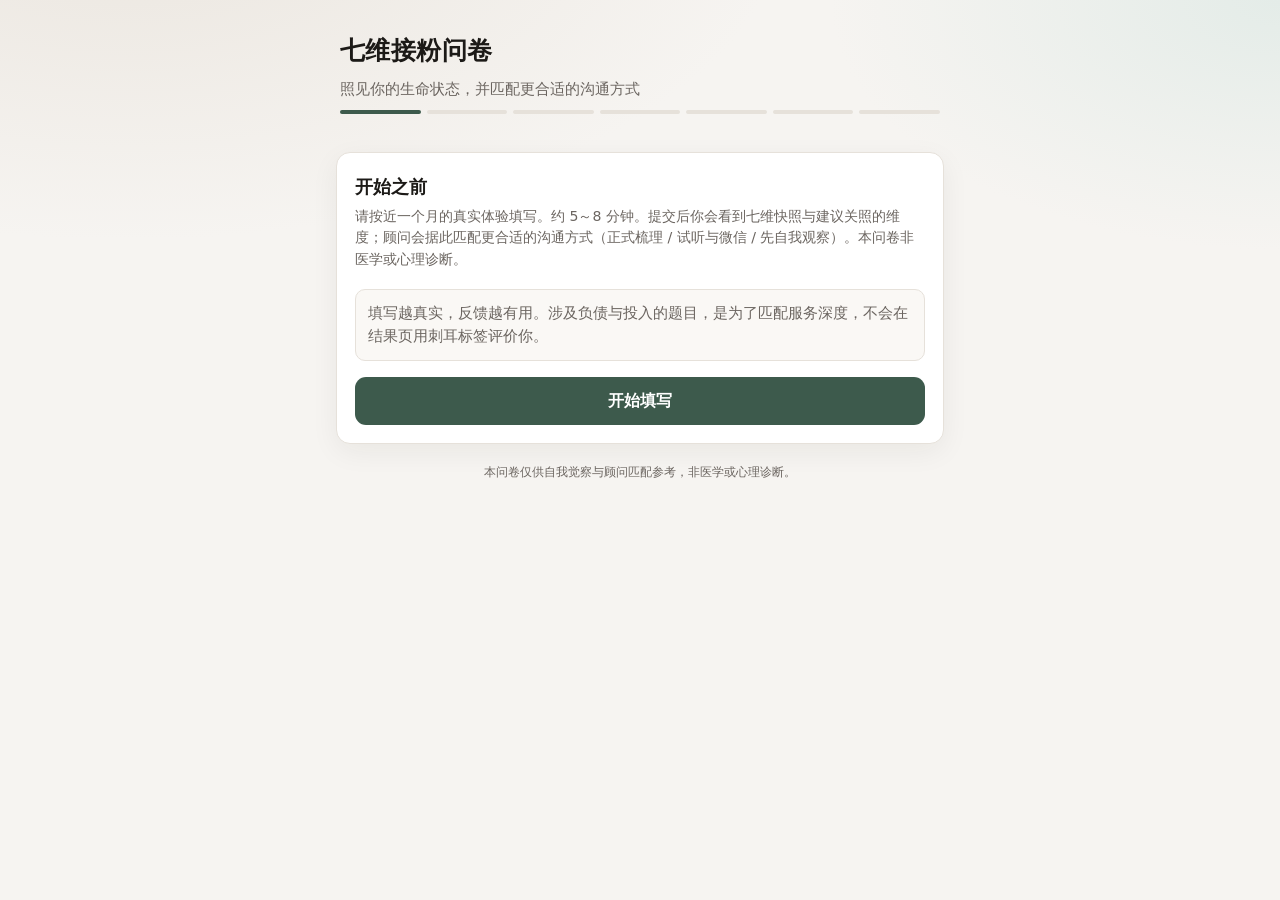
<file: index.html>
<!DOCTYPE html>
<html lang="zh-CN">
<head>
  <meta charset="UTF-8" />
  <meta name="viewport" content="width=device-width, initial-scale=1, viewport-fit=cover" />
  <meta name="description" content="七维接粉问卷：照见生命状态，匹配更合适的沟通方式" />
  <title>七维接粉问卷</title>
  <link rel="stylesheet" href="./styles.css?v=20261022b" />
</head>
<body>
  <div class="app" id="app">
    <header class="hero">
      <h1 id="title">七维接粉问卷</h1>
      <p id="subtitle">照见你的生命状态，并匹配更合适的沟通方式</p>
      <div class="progress" id="progress" aria-hidden="true"></div>
    </header>

    <main class="card" id="main">
      <!-- steps injected by app.js -->
    </main>

    <p class="footer-note">本问卷仅供自我觉察与顾问匹配参考，非医学或心理诊断。</p>
  </div>

  <script src="./config.js?v=20261022b"></script>
  <script src="./scoring.js?v=20261022b"></script>
  <script src="./app.js?v=20261022b"></script>
</body>
</html>
</file>
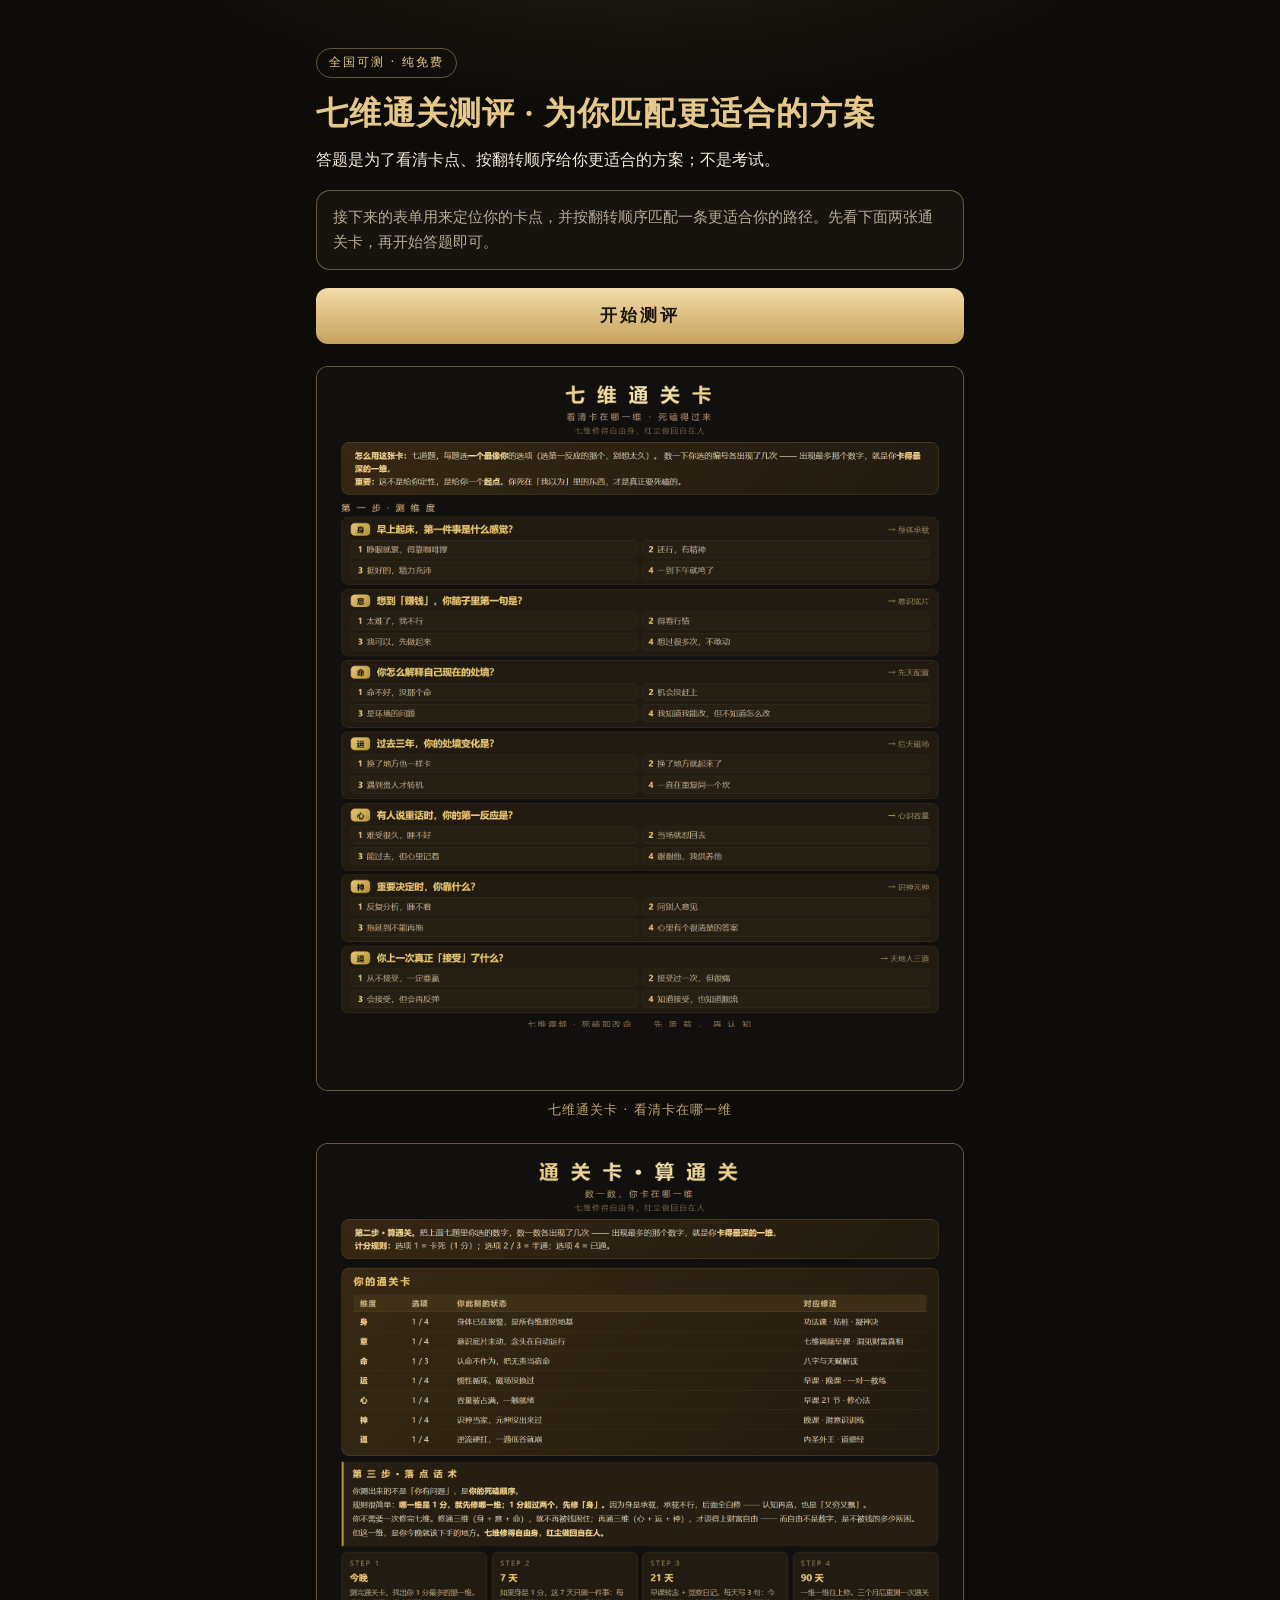
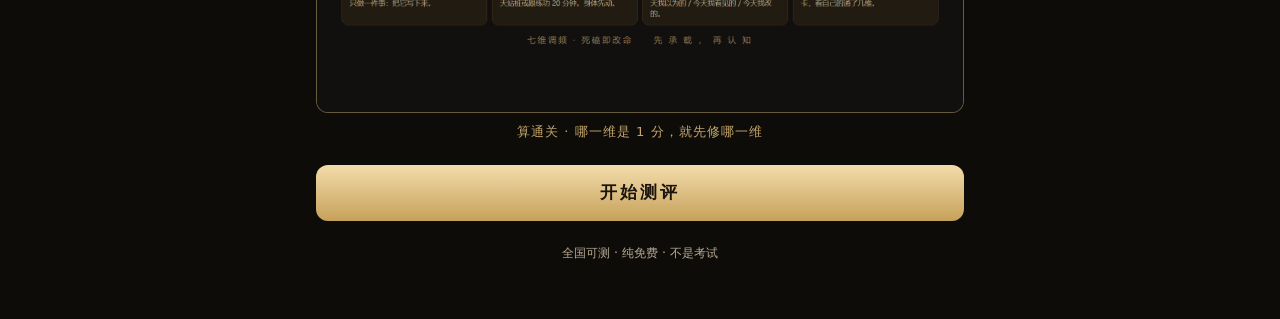
<file: intro.html>
<!DOCTYPE html>
<html lang="zh-CN">
<head>
  <meta charset="UTF-8" />
  <meta name="viewport" content="width=device-width, initial-scale=1, viewport-fit=cover" />
  <meta name="description" content="答题是为了看清卡点、按翻转顺序给你更适合的方案；不是考试。全国可测，纯免费。" />
  <title>七维通关测评 · 为你匹配更适合的方案</title>
  <link rel="stylesheet" href="./intro.css" />
</head>
<body>
  <main class="wrap">
    <p class="badge">全国可测 · 纯免费</p>
    <h1>七维通关测评 · 为你匹配更适合的方案</h1>
    <p class="position">答题是为了看清卡点、按翻转顺序给你更适合的方案；不是考试。</p>

    <section class="note">
      <p>接下来的表单用来定位你的卡点，并按翻转顺序匹配一条更适合你的路径。先看下面两张通关卡，再开始答题即可。</p>
    </section>

    <a class="cta" data-start href="#">开始测评</a>

    <figure class="poster">
      <img
        src="./assets/qiwetongguanka.png"
        width="1700"
        height="1904"
        alt="七维通关卡：身、意、命、运、心、神、道七道题，用来看清卡在哪一维"
      />
      <figcaption>七维通关卡 · 看清卡在哪一维</figcaption>
    </figure>

    <figure class="poster">
      <img
        src="./assets/suan-tongguan.png"
        width="1700"
        height="1496"
        alt="通关卡算通关：数出卡得最深的一维，并按死磕顺序先修这一维"
        loading="lazy"
      />
      <figcaption>算通关 · 哪一维是 1 分，就先修哪一维</figcaption>
    </figure>

    <a class="cta" data-start href="#">开始测评</a>
    <p class="foot">全国可测 · 纯免费 · 不是考试</p>
  </main>

  <script src="./config.js"></script>
  <script>
    (function () {
      var cfg = window.SURVEY_CONFIG || {};
      var url = cfg.INTRO_FORM_URL || cfg.FEISHU_FORM_URL || "";
      if (!/^https:\/\//.test(url)) return;
      var links = document.querySelectorAll("a[data-start]");
      for (var i = 0; i < links.length; i++) links[i].href = url;
    })();
  </script>
</body>
</html>
</file>
<file: styles.css>
:root {
  --bg: #f6f4f1;
  --card: #ffffff;
  --ink: #1c1a17;
  --muted: #6b6560;
  --line: #e6e1da;
  --accent: #3d5a4c;
  --accent-soft: #e8f0ec;
  --warn: #8a5a3a;
  --danger: #a33;
  --radius: 14px;
  --shadow: 0 8px 28px rgba(28, 26, 23, 0.06);
  --font: "PingFang SC", "Noto Sans SC", "Microsoft YaHei", system-ui, sans-serif;
}

* { box-sizing: border-box; }
html { scroll-behavior: smooth; }
body {
  margin: 0;
  font-family: var(--font);
  color: var(--ink);
  background:
    radial-gradient(1200px 600px at 10% -10%, #ebe6df 0%, transparent 55%),
    radial-gradient(900px 500px at 100% 0%, #e4ece8 0%, transparent 50%),
    var(--bg);
  min-height: 100vh;
  line-height: 1.55;
}

.app {
  max-width: 640px;
  margin: 0 auto;
  padding: 20px 16px 48px;
}

.hero {
  padding: 12px 4px 20px;
}
.hero h1 {
  margin: 0 0 8px;
  font-size: 1.55rem;
  font-weight: 650;
  letter-spacing: 0.02em;
}
.hero p {
  margin: 0;
  color: var(--muted);
  font-size: 0.95rem;
}

.progress {
  display: flex;
  gap: 6px;
  margin: 8px 0 18px;
}
.progress span {
  flex: 1;
  height: 4px;
  border-radius: 99px;
  background: var(--line);
  transition: background 0.25s ease;
}
.progress span.on { background: var(--accent); }
.progress span.done { background: #9bb5a8; }

.card {
  background: var(--card);
  border: 1px solid var(--line);
  border-radius: var(--radius);
  box-shadow: var(--shadow);
  padding: 20px 18px 18px;
}

.step-title {
  margin: 0 0 4px;
  font-size: 1.15rem;
}
.step-desc {
  margin: 0 0 18px;
  color: var(--muted);
  font-size: 0.88rem;
}

.field {
  margin-bottom: 16px;
}
.field label.main {
  display: block;
  font-weight: 600;
  margin-bottom: 8px;
  font-size: 0.95rem;
}
.field .hint {
  display: block;
  color: var(--muted);
  font-size: 0.8rem;
  font-weight: 400;
  margin-top: 2px;
}
.req::after {
  content: " *";
  color: var(--danger);
  font-weight: 500;
}

input[type="text"],
textarea,
select {
  width: 100%;
  border: 1px solid var(--line);
  border-radius: 10px;
  padding: 11px 12px;
  font: inherit;
  background: #fbfaf8;
  color: var(--ink);
  outline: none;
  transition: border-color 0.15s, box-shadow 0.15s;
}
input[type="text"]:focus,
textarea:focus,
select:focus {
  border-color: var(--accent);
  box-shadow: 0 0 0 3px rgba(61, 90, 76, 0.12);
  background: #fff;
}
textarea { min-height: 88px; resize: vertical; }

.choices {
  display: flex;
  flex-direction: column;
  gap: 8px;
}
.choice {
  display: flex;
  align-items: flex-start;
  gap: 10px;
  padding: 10px 12px;
  border: 1px solid var(--line);
  border-radius: 10px;
  background: #fbfaf8;
  cursor: pointer;
  transition: border-color 0.15s, background 0.15s;
}
.choice:hover { border-color: #c9c2b8; }
.choice:has(input:checked) {
  border-color: var(--accent);
  background: var(--accent-soft);
}
.choice input { margin-top: 3px; accent-color: var(--accent); }
.choice span { flex: 1; font-size: 0.92rem; }

.hidden { display: none !important; }

.dim-block {
  border-top: 1px dashed var(--line);
  padding-top: 14px;
  margin-top: 8px;
}
.dim-block h3 {
  margin: 0 0 10px;
  font-size: 1rem;
  color: var(--accent);
}
.rate-row {
  margin-bottom: 14px;
}
.rate-row .q {
  font-size: 0.9rem;
  font-weight: 560;
  margin-bottom: 4px;
}
.rate-row .qh {
  font-size: 0.78rem;
  color: var(--muted);
  margin-bottom: 8px;
}
.scale {
  display: grid;
  grid-template-columns: repeat(10, 1fr);
  gap: 4px;
}
.scale label {
  display: flex;
  flex-direction: column;
  align-items: center;
  gap: 2px;
  font-size: 0.68rem;
  color: var(--muted);
  cursor: pointer;
}
.scale input {
  appearance: none;
  width: 100%;
  aspect-ratio: 1;
  max-height: 32px;
  border-radius: 8px;
  border: 1px solid var(--line);
  background: #fbfaf8;
  cursor: pointer;
}
.scale input:checked {
  background: var(--accent);
  border-color: var(--accent);
  box-shadow: inset 0 0 0 2px #fff;
}

.nav {
  display: flex;
  gap: 10px;
  margin-top: 8px;
  padding-top: 8px;
}
.nav button {
  flex: 1;
  border: none;
  border-radius: 11px;
  padding: 12px 14px;
  font: inherit;
  font-weight: 600;
  cursor: pointer;
}
.btn-secondary {
  background: #efece7;
  color: var(--ink);
}
.btn-primary {
  background: var(--accent);
  color: #fff;
}
.btn-primary:disabled {
  opacity: 0.55;
  cursor: not-allowed;
}
.btn-primary:hover:not(:disabled) { filter: brightness(1.05); }

.error-banner {
  background: #f8e8e6;
  color: #7a2e28;
  border-radius: 10px;
  padding: 10px 12px;
  font-size: 0.88rem;
  margin-bottom: 12px;
}

.results .score-list {
  display: flex;
  flex-direction: column;
  gap: 10px;
  margin: 16px 0;
}
.score-item {
  display: grid;
  grid-template-columns: 36px 1fr 40px;
  align-items: center;
  gap: 8px;
  font-size: 0.9rem;
}
.bar {
  height: 10px;
  background: var(--line);
  border-radius: 99px;
  overflow: hidden;
}
.bar i {
  display: block;
  height: 100%;
  background: linear-gradient(90deg, #5a7d6c, var(--accent));
  border-radius: 99px;
  width: 0;
  transition: width 0.6s ease;
}
.weak-tag {
  display: inline-block;
  background: var(--accent-soft);
  color: var(--accent);
  border-radius: 99px;
  padding: 4px 10px;
  font-size: 0.82rem;
  margin: 2px 4px 2px 0;
}
.copy {
  color: var(--muted);
  font-size: 0.92rem;
  background: #faf8f5;
  border-radius: 10px;
  padding: 12px;
  border: 1px solid var(--line);
}
.footer-note {
  margin-top: 18px;
  text-align: center;
  color: var(--muted);
  font-size: 0.78rem;
}
.mock-badge {
  display: inline-block;
  margin-top: 10px;
  font-size: 0.75rem;
  color: var(--warn);
  background: #f5eee6;
  padding: 4px 8px;
  border-radius: 6px;
}

@media (max-width: 400px) {
  .scale { gap: 3px; }
  .hero h1 { font-size: 1.35rem; }
}
</file>
<file: intro.css>
:root {
  --bg: #0e0c09;
  --ink: #f4ead7;
  --gold: #e6c98a;
  --gold-dim: #c4a56a;
  --muted: #b7aa94;
  --line: rgba(230, 201, 138, 0.38);
  --card: #17140f;
  --font: "PingFang SC", "Noto Sans SC", "Microsoft YaHei", system-ui, sans-serif;
  --serif: "Songti SC", "Noto Serif SC", "STSong", "SimSun", serif;
}

* { box-sizing: border-box; }

body {
  margin: 0;
  font-family: var(--font);
  color: var(--ink);
  background:
    radial-gradient(880px 420px at 50% -8%, rgba(230, 201, 138, 0.14), transparent 62%),
    var(--bg);
  line-height: 1.65;
  min-height: 100vh;
}

.wrap {
  max-width: 680px;
  margin: 0 auto;
  padding: 28px 16px 56px;
}

.badge {
  display: inline-block;
  margin: 0 0 14px;
  padding: 4px 12px;
  border: 1px solid var(--line);
  border-radius: 999px;
  color: var(--gold);
  font-size: 0.75rem;
  letter-spacing: 0.16em;
}

h1 {
  margin: 0 0 12px;
  font-family: var(--serif);
  font-size: 1.65rem;
  font-weight: 650;
  line-height: 1.35;
  letter-spacing: 0.04em;
  color: var(--gold);
}

.position {
  margin: 0 0 16px;
  font-size: 1.02rem;
}

.note {
  margin: 0 0 18px;
  padding: 14px 16px;
  background: var(--card);
  border: 1px solid var(--line);
  border-radius: 14px;
}

.note p {
  margin: 0;
  color: var(--muted);
  font-size: 0.95rem;
}

.cta {
  display: block;
  margin: 0 0 22px;
  padding: 14px 16px;
  border-radius: 12px;
  background: linear-gradient(180deg, #f3dcab, #c6a15a);
  color: #1a140c;
  font-weight: 700;
  font-size: 1.05rem;
  letter-spacing: 0.18em;
  text-align: center;
  text-decoration: none;
}

.cta:hover { filter: brightness(1.06); }
.cta:focus-visible {
  outline: 2px solid var(--gold);
  outline-offset: 3px;
}

.poster {
  margin: 0 0 22px;
}

.poster img {
  display: block;
  width: 100%;
  height: auto;
  border: 1px solid var(--line);
  border-radius: 12px;
  background: #1a160f;
}

.poster figcaption {
  margin-top: 8px;
  color: var(--gold-dim);
  font-size: 0.82rem;
  letter-spacing: 0.08em;
  text-align: center;
}

.foot {
  margin: 4px 0 0;
  color: var(--muted);
  font-size: 0.78rem;
  text-align: center;
}

@media (min-width: 720px) {
  .wrap { padding-top: 48px; }
  h1 { font-size: 2rem; }
}
</file>
